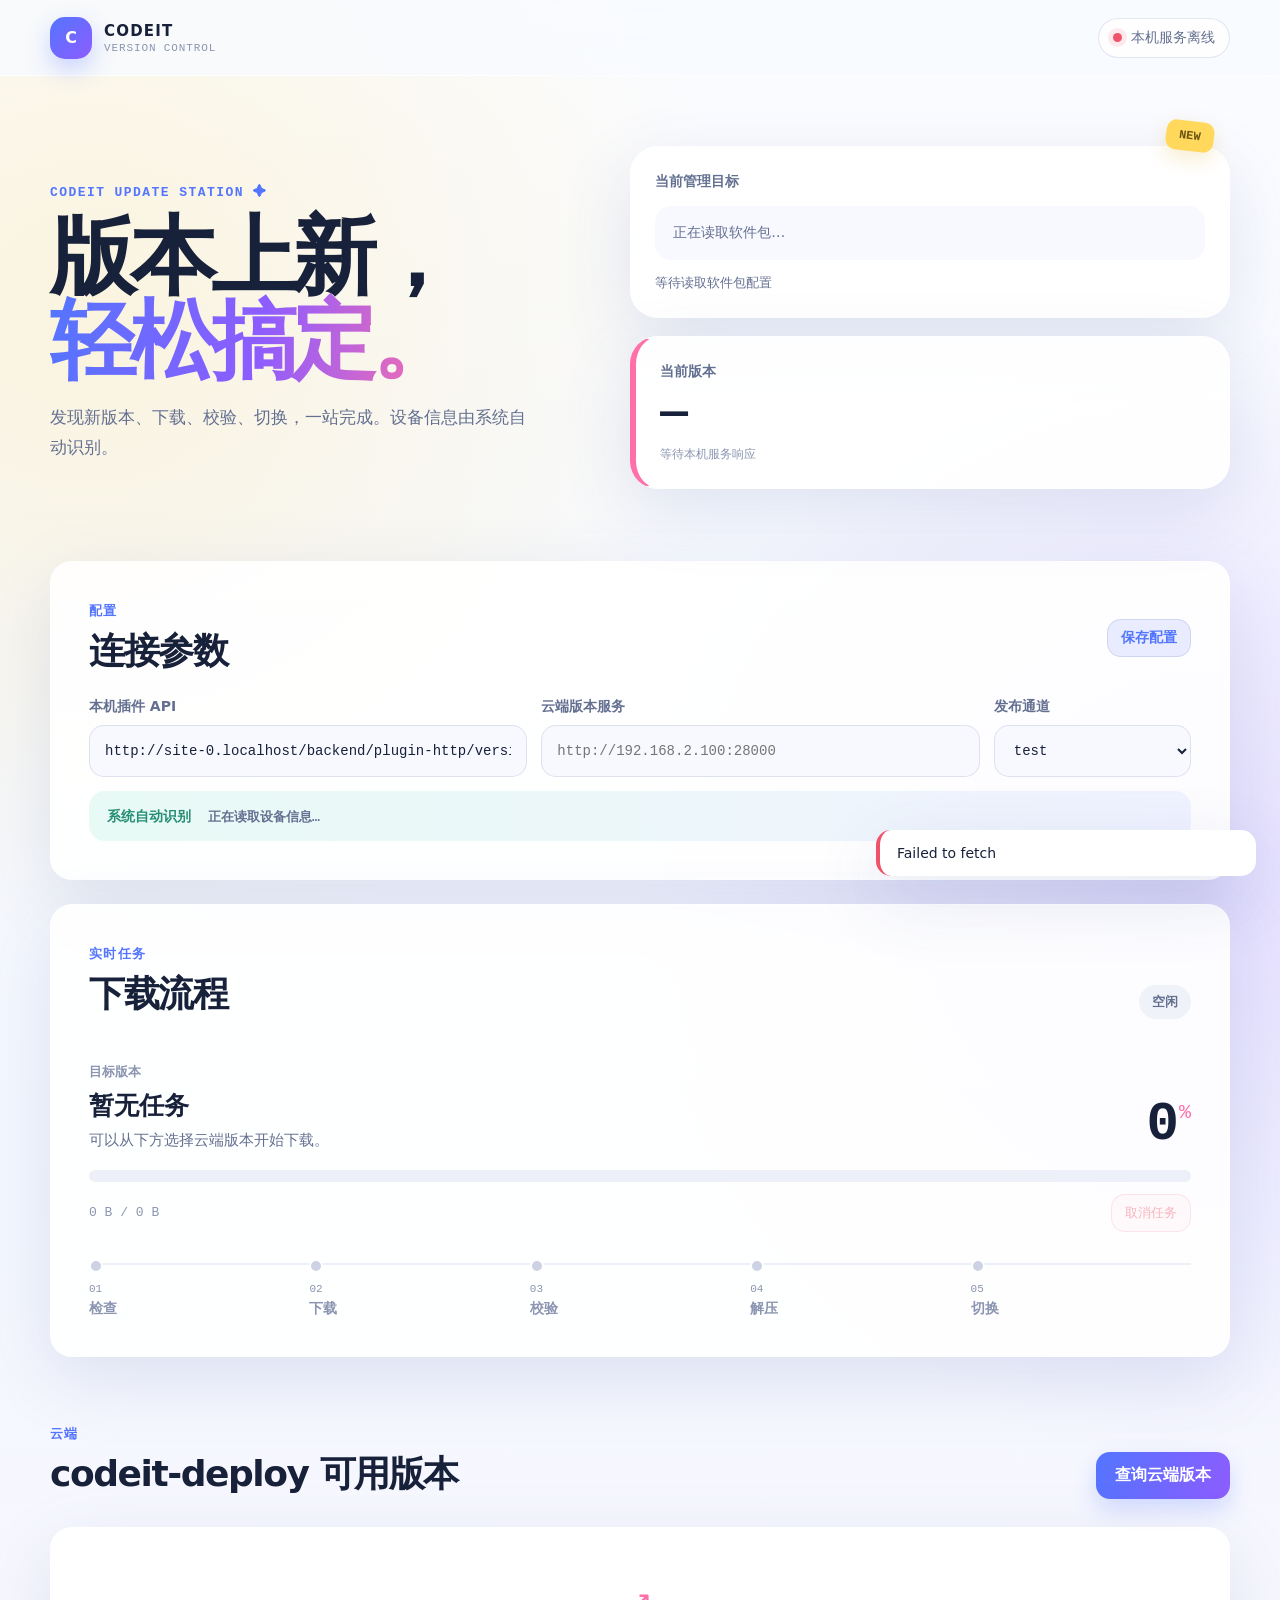
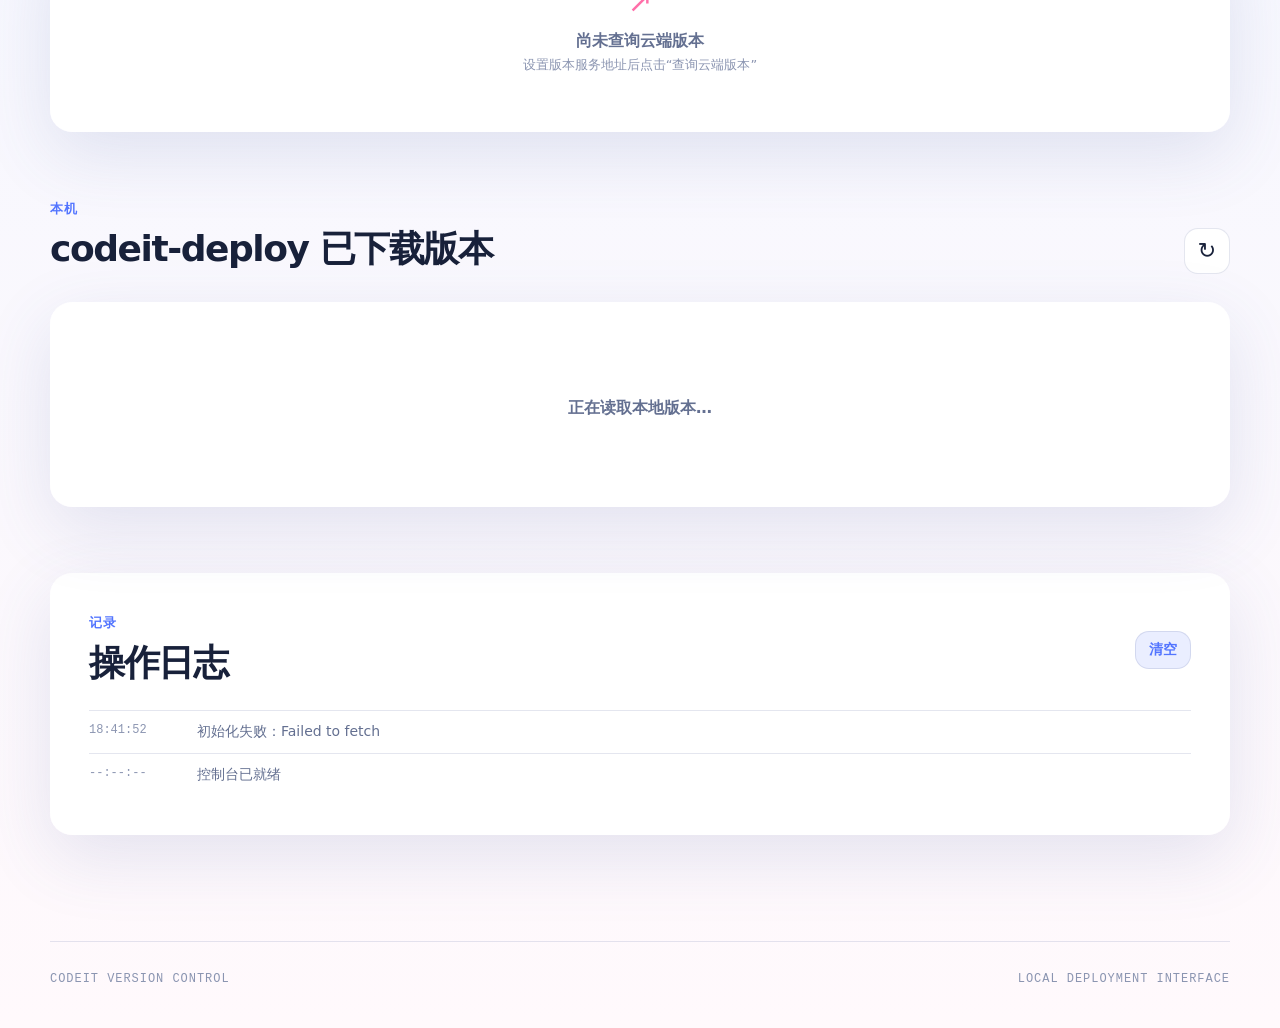
<file: web/index.html>
<!doctype html>
<html lang="zh-CN">
  <head>
    <meta charset="UTF-8" />
    <meta name="viewport" content="width=device-width, initial-scale=1.0" />
    <meta name="description" content="Codeit 本地版本下载与切换控制台" />
    <title>Codeit · 版本控制台</title>
    <link rel="stylesheet" href="./styles.css" />
  </head>
  <body>
    <div class="color-orb orb-one" aria-hidden="true"></div>
    <div class="color-orb orb-two" aria-hidden="true"></div>
    <header class="topbar">
      <a class="brand" href="#" aria-label="Codeit 版本控制台首页">
        <span class="brand-mark">C</span>
        <span>
          <strong>CODEIT</strong>
          <small>VERSION CONTROL</small>
        </span>
      </a>
      <div class="connection" id="connectionState" data-state="checking">
        <span class="connection-dot"></span>
        <span id="connectionText">正在连接本机服务</span>
      </div>
    </header>

    <main>
      <section class="hero">
        <div>
          <p class="eyebrow">CODEIT UPDATE STATION ✦</p>
          <h1>版本上新，<br /><em>轻松搞定。</em></h1>
          <p class="hero-copy">发现新版本、下载、校验、切换，一站完成。设备信息由系统自动识别。</p>
        </div>
        <div class="hero-side">
          <div class="package-switcher">
            <span>当前管理目标</span>
            <input id="packageType" type="hidden" value="codeit-deploy" />
            <div class="package-options" role="group" aria-label="选择软件包类型">
              <span class="package-loading">正在读取软件包…</span>
            </div>
            <small id="packageHint">管理主程序版本与设备部署目录</small>
          </div>
          <div class="hero-version" aria-label="当前运行版本">
            <span>当前版本</span>
            <strong id="heroActiveVersion">—</strong>
            <small id="deployRoot">等待本机服务响应</small>
          </div>
        </div>
      </section>

      <section class="settings panel" aria-labelledby="settingsTitle">
        <div class="section-heading compact">
          <div>
            <span class="section-index">配置</span>
            <h2 id="settingsTitle">连接参数</h2>
          </div>
          <button class="text-button" type="button" id="saveSettingsButton">保存配置</button>
        </div>
        <div class="settings-grid">
          <label class="field field-wide">
            <span>本机插件 API</span>
            <input id="apiBase" type="url" spellcheck="false" />
          </label>
          <label class="field field-wide">
            <span>云端版本服务</span>
            <input id="serverUrl" type="url" placeholder="http://192.168.2.100:28000" spellcheck="false" />
          </label>
          <label class="field">
            <span>发布通道</span>
            <select id="channel">
              <option value="test">test</option>
              <option value="release">release</option>
            </select>
          </label>
          <div class="system-profile" aria-live="polite">
            <span>系统自动识别</span>
            <strong id="systemProfile">正在读取设备信息…</strong>
          </div>
        </div>
      </section>

      <section class="task-panel panel" aria-labelledby="taskTitle">
        <div class="section-heading">
          <div>
            <span class="section-index">实时任务</span>
            <h2 id="taskTitle">下载流程</h2>
          </div>
          <span class="state-pill" id="taskState" data-state="idle">空闲</span>
        </div>

        <div class="task-summary">
          <div>
            <span class="summary-label">目标版本</span>
            <strong id="targetVersion">暂无任务</strong>
            <p id="taskMessage">可以从下方选择云端版本开始下载。</p>
          </div>
          <div class="progress-number"><strong id="progressValue">0</strong><span>%</span></div>
        </div>

        <div class="progress-track" role="progressbar" aria-valuemin="0" aria-valuemax="100" aria-valuenow="0" id="progressTrack">
          <span id="progressBar"></span>
        </div>
        <div class="progress-meta">
          <span id="downloadBytes">0 B / 0 B</span>
          <button class="danger-button" type="button" id="cancelButton" disabled>取消任务</button>
        </div>

        <ol class="phase-list" id="phaseList">
          <li data-phase="checking"><span>01</span><strong>检查</strong></li>
          <li data-phase="downloading"><span>02</span><strong>下载</strong></li>
          <li data-phase="verifying"><span>03</span><strong>校验</strong></li>
          <li data-phase="extracting"><span>04</span><strong>解压</strong></li>
          <li data-phase="activating"><span>05</span><strong>切换</strong></li>
        </ol>
      </section>

      <section class="versions-section" aria-labelledby="remoteTitle">
        <div class="section-heading outside">
          <div>
            <span class="section-index">云端</span>
            <h2 id="remoteTitle">可用版本</h2>
          </div>
          <button class="primary-button" type="button" id="refreshRemoteButton">查询云端版本</button>
        </div>
        <div class="version-grid" id="remoteVersions">
          <div class="empty-card">
            <span>↗</span>
            <p>尚未查询云端版本</p>
            <small>设置版本服务地址后点击“查询云端版本”</small>
          </div>
        </div>
      </section>

      <section class="versions-section" aria-labelledby="localTitle">
        <div class="section-heading outside">
          <div>
            <span class="section-index">本机</span>
            <h2 id="localTitle">已下载版本</h2>
          </div>
          <button class="icon-button" type="button" id="refreshLocalButton" aria-label="刷新本地版本">↻</button>
        </div>
        <div class="version-grid" id="localVersions">
          <div class="empty-card"><p>正在读取本地版本…</p></div>
        </div>
      </section>

      <section class="activity panel" aria-labelledby="activityTitle">
        <div class="section-heading compact">
          <div>
            <span class="section-index">记录</span>
            <h2 id="activityTitle">操作日志</h2>
          </div>
          <button class="text-button" type="button" id="clearLogButton">清空</button>
        </div>
        <ol id="activityLog" class="activity-log">
          <li><time>--:--:--</time><span>控制台已就绪</span></li>
        </ol>
      </section>
    </main>

    <footer>
      <span>CODEIT VERSION CONTROL</span>
      <span>LOCAL DEPLOYMENT INTERFACE</span>
    </footer>

    <div class="toast-region" id="toastRegion" aria-live="polite"></div>
    <script src="./app.js" defer></script>
  </body>
</html>
</file>
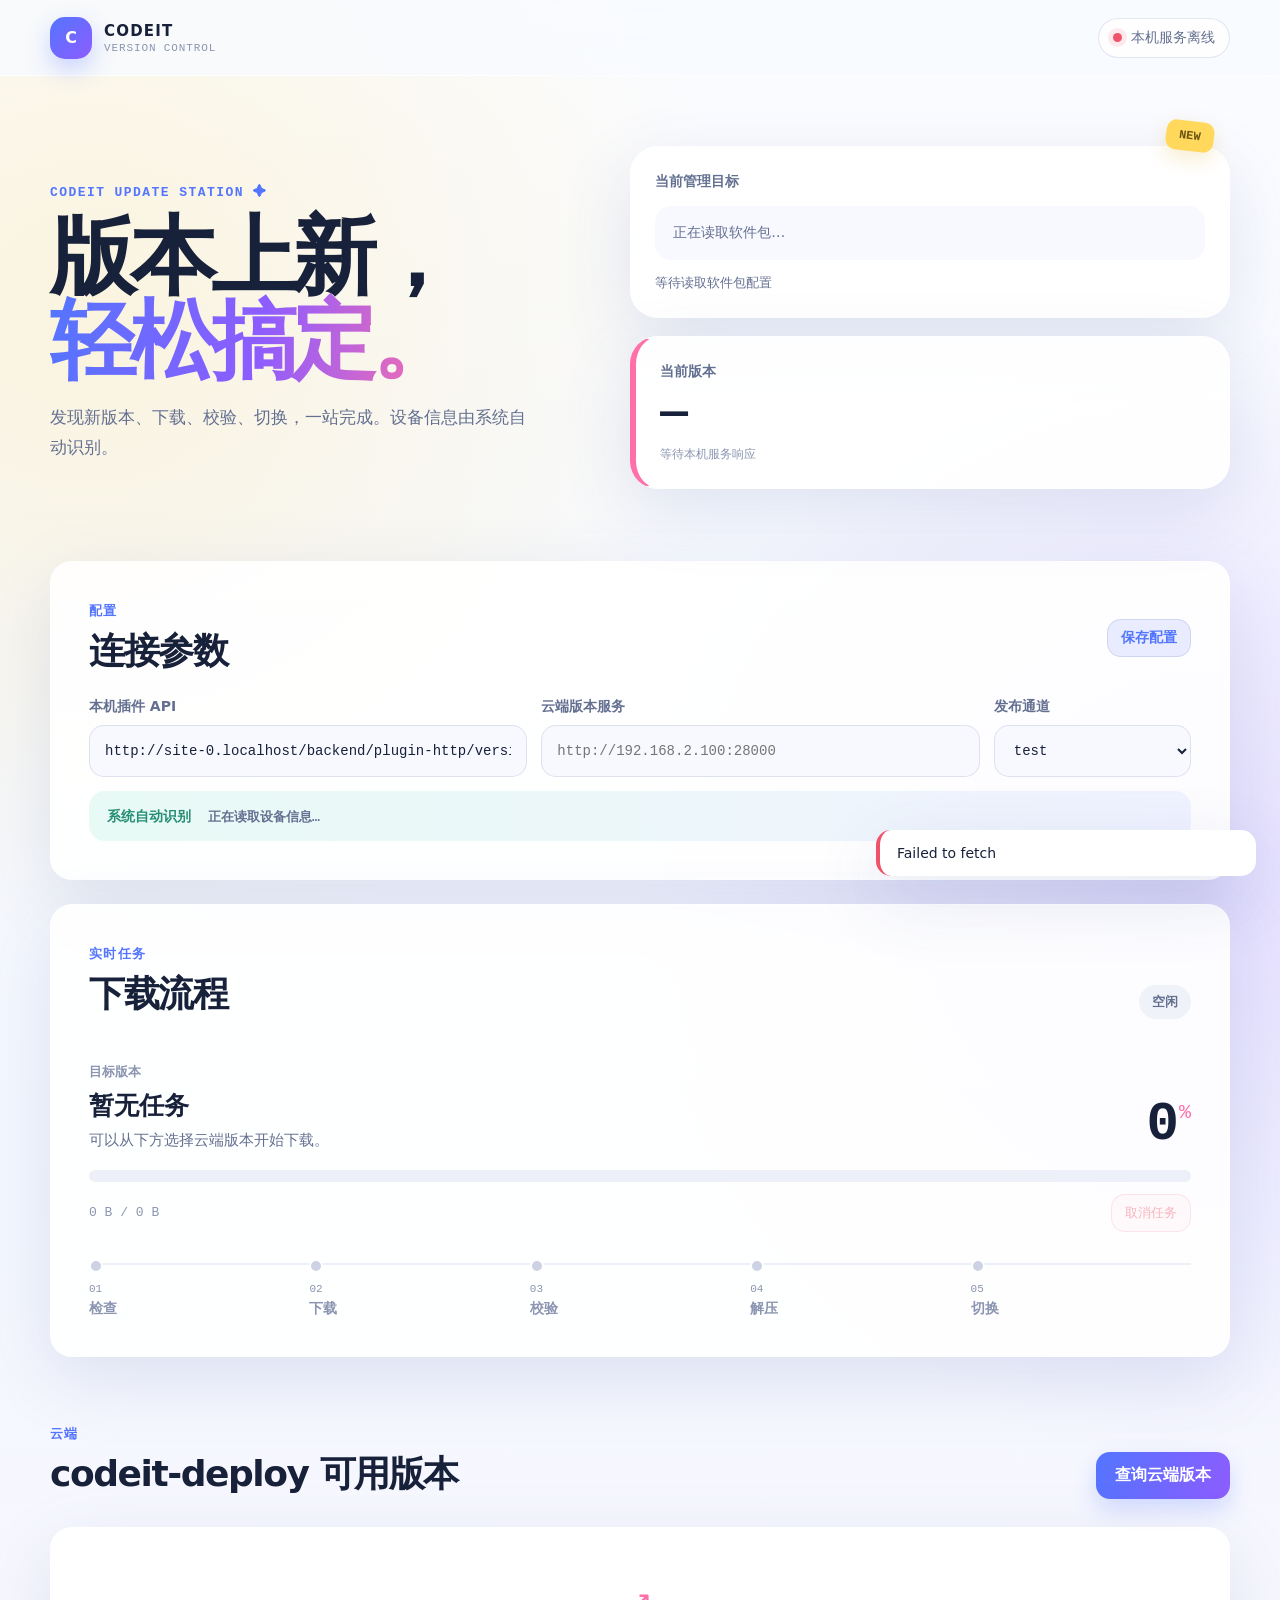
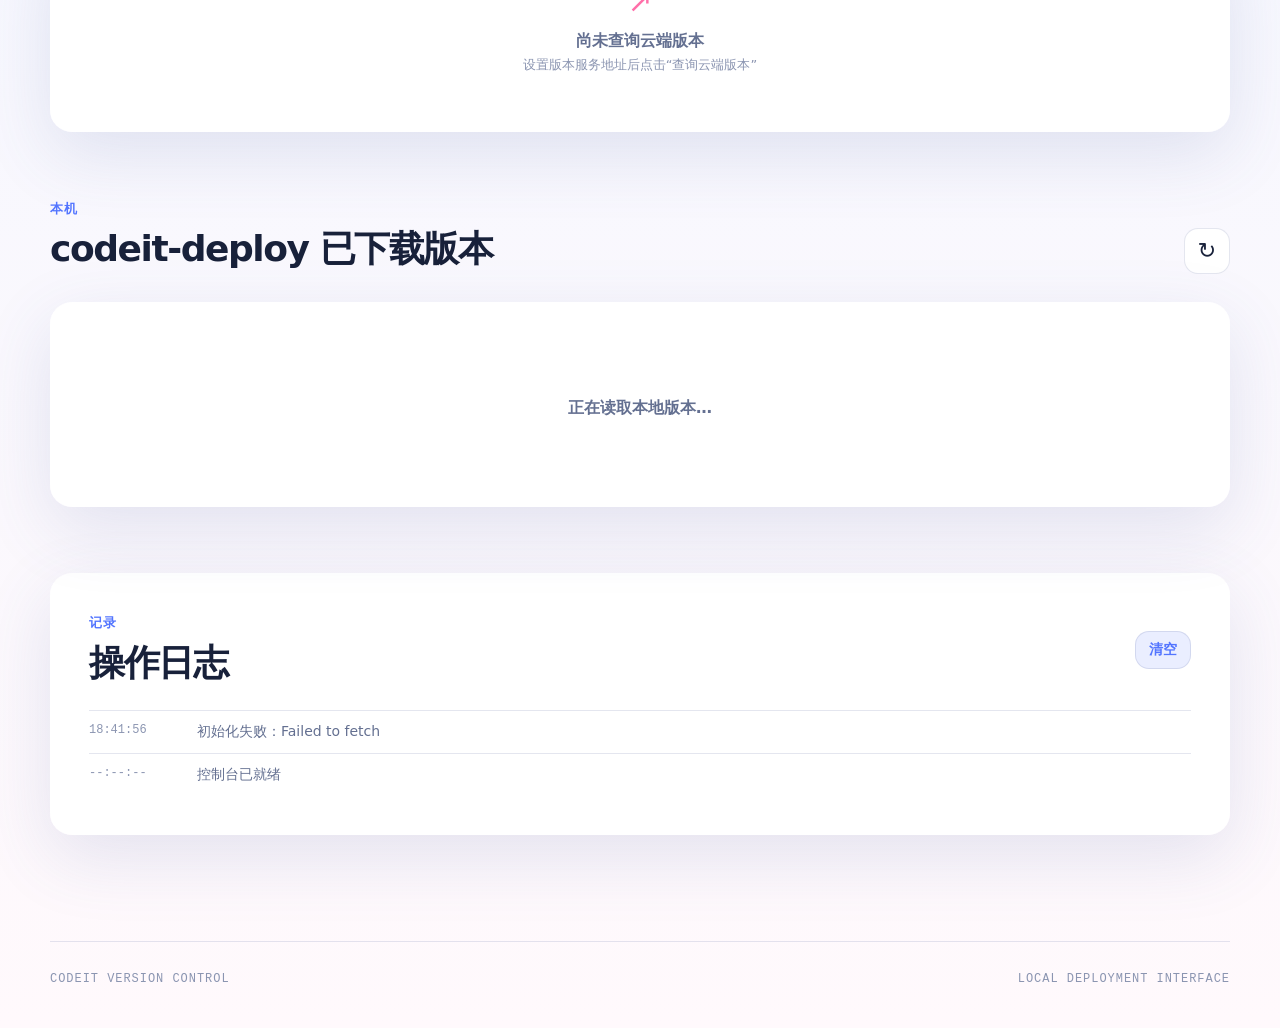
<file: web/version_update.html>
<!doctype html>
<html lang="zh-CN">
  <head>
    <meta charset="UTF-8" />
    <meta name="viewport" content="width=device-width, initial-scale=1.0" />
    <meta name="description" content="Codeit 本地版本下载与切换控制台" />
    <title>Codeit · 版本控制台</title>
    <style>
:root {
  color-scheme: light;
  --ink: #18213a;
  --muted: #647091;
  --dim: #8b95b1;
  --paper: #f7f9ff;
  --panel: rgba(255, 255, 255, 0.9);
  --line: rgba(86, 103, 157, 0.16);
  --blue: #5375ff;
  --blue-soft: rgba(83, 117, 255, 0.12);
  --violet: #8d5cff;
  --pink: #ff6fa9;
  --yellow: #ffd85c;
  --mint: #48d7b1;
  --red: #f05269;
  --shadow: 0 22px 70px rgba(73, 92, 154, 0.14);
  --radius: 22px;
  --mono: "SFMono-Regular", Consolas, "Liberation Mono", monospace;
  font-family: Inter, "PingFang SC", "Microsoft YaHei", system-ui, sans-serif;
  color: var(--ink);
  background: var(--paper);
}

* { box-sizing: border-box; }
html { scroll-behavior: smooth; }
body {
  min-width: 320px;
  min-height: 100vh;
  margin: 0;
  overflow-x: hidden;
  background:
    radial-gradient(circle at 7% 12%, rgba(255, 216, 92, 0.2), transparent 25%),
    radial-gradient(circle at 94% 34%, rgba(141, 92, 255, 0.16), transparent 27%),
    linear-gradient(180deg, #fbfcff 0%, #f4f7ff 45%, #fff9fc 100%);
  font-size: 16px;
}

button, input, select { font: inherit; color: inherit; }
button { cursor: pointer; }
.color-orb { position: fixed; z-index: -1; border-radius: 50%; filter: blur(3px); pointer-events: none; }
.orb-one { top: 120px; left: -90px; width: 230px; height: 230px; background: rgba(72, 215, 177, 0.15); }
.orb-two { right: -70px; bottom: 12%; width: 200px; height: 200px; background: rgba(255, 111, 169, 0.14); }

.topbar {
  position: sticky;
  top: 0;
  z-index: 20;
  height: 76px;
  padding: 0 max(22px, calc((100vw - 1180px) / 2));
  display: flex;
  align-items: center;
  justify-content: space-between;
  border-bottom: 1px solid rgba(255, 255, 255, 0.75);
  background: rgba(248, 250, 255, 0.78);
  backdrop-filter: blur(18px);
}
.brand { display: flex; align-items: center; gap: 12px; color: var(--ink); text-decoration: none; }
.brand-mark {
  width: 42px;
  height: 42px;
  display: grid;
  place-items: center;
  border-radius: 15px;
  color: white;
  background: linear-gradient(135deg, var(--blue), var(--violet));
  box-shadow: 0 10px 24px rgba(83, 117, 255, 0.3);
  font-weight: 900;
}
.brand strong { display: block; font-size: 15px; letter-spacing: 0.08em; }
.brand small { display: block; margin-top: 2px; color: var(--dim); font: 11px var(--mono); letter-spacing: 0.08em; }
.connection {
  display: flex;
  align-items: center;
  gap: 9px;
  padding: 10px 14px;
  border: 1px solid var(--line);
  border-radius: 999px;
  color: var(--muted);
  background: rgba(255, 255, 255, 0.75);
  font-size: 14px;
}
.connection-dot { width: 9px; height: 9px; border-radius: 50%; background: var(--yellow); box-shadow: 0 0 0 5px rgba(255, 216, 92, 0.2); }
.connection[data-state="online"] .connection-dot { background: var(--mint); box-shadow: 0 0 0 5px rgba(72, 215, 177, 0.16); }
.connection[data-state="offline"] .connection-dot { background: var(--red); box-shadow: 0 0 0 5px rgba(240, 82, 105, 0.12); }

main { width: min(1180px, calc(100% - 40px)); margin: 0 auto; padding-bottom: 40px; }
.hero { min-height: 430px; padding: 70px 0 48px; display: grid; grid-template-columns: 0.9fr 1.1fr; align-items: center; gap: clamp(40px, 7vw, 100px); }
.eyebrow, .section-index { color: var(--blue); font: 700 13px var(--mono); letter-spacing: 0.11em; text-transform: uppercase; }
.hero h1 { margin: 14px 0 20px; font-size: clamp(48px, 6.7vw, 88px); line-height: 0.98; letter-spacing: -0.065em; }
.hero h1 em { color: transparent; background: linear-gradient(100deg, var(--blue), var(--violet) 52%, var(--pink)); background-clip: text; font-style: normal; }
.hero-copy { max-width: 580px; margin: 0; color: var(--muted); font-size: 17px; line-height: 1.8; }
.hero-side { position: relative; display: grid; gap: 18px; }
.hero-side::before { content: "NEW"; position: absolute; top: -25px; right: 16px; padding: 8px 13px; border-radius: 10px; color: #6c5410; background: var(--yellow); transform: rotate(7deg); font: 800 12px var(--mono); box-shadow: 0 8px 20px rgba(219, 167, 24, 0.2); }
.package-switcher, .hero-version {
  padding: 24px;
  border: 1px solid rgba(255, 255, 255, 0.9);
  border-radius: 28px;
  background: var(--panel);
  box-shadow: var(--shadow);
}
.package-switcher > span, .hero-version > span { color: var(--muted); font-size: 14px; font-weight: 650; }
.package-options { display: grid; grid-template-columns: 1fr 1fr; gap: 10px; margin-top: 15px; }
.package-loading { grid-column: 1 / -1; padding: 18px; border-radius: 16px; color: var(--muted); background: #f8f9ff; font-size: 14px; }
.package-options button { padding: 17px; border: 1px solid var(--line); border-radius: 18px; text-align: left; background: #f8f9ff; transition: 160ms ease; }
.package-options button:hover { transform: translateY(-2px); border-color: rgba(83, 117, 255, 0.4); }
.package-options button.active { border-color: transparent; color: white; background: linear-gradient(125deg, var(--blue), var(--violet)); box-shadow: 0 12px 25px rgba(83, 117, 255, 0.23); }
.package-options strong, .package-options small { display: block; }
.package-options strong { font-size: 14px; }
.package-options small { margin-top: 5px; color: var(--dim); font-size: 12px; }
.package-options button.active small { color: rgba(255, 255, 255, 0.74); }
.package-switcher > small { display: block; margin-top: 13px; color: var(--muted); font-size: 13px; line-height: 1.5; }
.hero-version { border-left: 6px solid var(--pink); }
.hero-version strong { display: block; margin: 9px 0 7px; font: 700 clamp(30px, 4vw, 46px)/1 var(--mono); }
.hero-version small { color: var(--dim); font: 12px/1.5 var(--mono); overflow-wrap: anywhere; }

.panel, .version-card, .empty-card { border: 1px solid rgba(255, 255, 255, 0.88); border-radius: var(--radius); background: var(--panel); box-shadow: var(--shadow); }
.panel { margin-top: 24px; }
.settings, .task-panel, .activity { padding: clamp(24px, 4vw, 38px); }
.section-heading { display: flex; align-items: end; justify-content: space-between; gap: 20px; margin-bottom: 28px; }
.section-heading.compact { align-items: center; margin-bottom: 22px; }
.section-heading.outside { margin-top: 66px; }
.section-heading h2 { margin: 7px 0 0; font-size: clamp(25px, 3vw, 36px); letter-spacing: -0.04em; }

.settings-grid { display: grid; grid-template-columns: 1fr 1fr 0.45fr; gap: 14px; align-items: end; }
.field { min-width: 0; }
.field span, .system-profile span { display: block; margin-bottom: 9px; color: var(--muted); font-size: 14px; font-weight: 650; }
.field input, .field select {
  width: 100%;
  height: 52px;
  padding: 0 15px;
  border: 1px solid var(--line);
  border-radius: 15px;
  outline: none;
  background: #f8f9ff;
  font: 14px var(--mono);
  transition: 160ms ease;
}
.field input:focus, .field select:focus { border-color: var(--blue); box-shadow: 0 0 0 4px var(--blue-soft); background: white; }
.system-profile { grid-column: 1 / -1; padding: 15px 18px; border-radius: 16px; color: var(--muted); background: linear-gradient(90deg, rgba(72, 215, 177, 0.12), rgba(83, 117, 255, 0.08)); }
.system-profile span { display: inline; margin: 0 12px 0 0; color: #258e75; }
.system-profile strong { font: 600 13px var(--mono); }

button { border-radius: 14px; transition: transform 140ms, box-shadow 140ms, border-color 140ms, opacity 140ms; }
button:hover:not(:disabled) { transform: translateY(-2px); }
button:disabled { cursor: not-allowed; opacity: 0.42; }
.primary-button { padding: 13px 19px; border: 0; color: white; background: linear-gradient(110deg, var(--blue), var(--violet)); box-shadow: 0 10px 25px rgba(83, 117, 255, 0.24); font-weight: 750; }
.text-button { padding: 9px 13px; border: 1px solid var(--line); color: var(--blue); background: var(--blue-soft); font-size: 14px; font-weight: 700; }
.icon-button { width: 46px; height: 46px; border: 1px solid var(--line); background: white; font-size: 22px; }
.danger-button { padding: 9px 13px; border: 1px solid rgba(240, 82, 105, 0.3); color: var(--red); background: rgba(240, 82, 105, 0.07); font-size: 13px; }

.state-pill { padding: 8px 13px; border-radius: 999px; color: var(--muted); background: #f0f2f9; font-size: 13px; font-weight: 700; }
.state-pill[data-state="downloading"], .state-pill[data-state="checking"], .state-pill[data-state="verifying"], .state-pill[data-state="extracting"], .state-pill[data-state="activating"], .state-pill[data-state="queued"] { color: var(--blue); background: var(--blue-soft); }
.state-pill[data-state="failed"] { color: var(--red); background: rgba(240, 82, 105, 0.1); }
.state-pill[data-state="completed"] { color: #238d73; background: rgba(72, 215, 177, 0.14); }
.task-summary { display: flex; align-items: end; justify-content: space-between; gap: 24px; margin: 42px 0 20px; }
.summary-label { color: var(--dim); font-size: 13px; font-weight: 650; }
.task-summary strong { display: block; margin-top: 8px; font: 650 25px var(--mono); }
.task-summary p { margin: 9px 0 0; color: var(--muted); font-size: 15px; }
.progress-number { display: flex; align-items: start; }
.progress-number strong { margin: 0; font: 750 54px/0.9 var(--mono); }
.progress-number span { color: var(--pink); font: 20px var(--mono); }
.progress-track { height: 12px; overflow: hidden; border-radius: 999px; background: #edf0f8; }
.progress-track > span { display: block; width: 0%; height: 100%; border-radius: inherit; background: linear-gradient(90deg, var(--blue), var(--violet), var(--pink)); transition: width 400ms ease; }
.progress-meta { min-height: 40px; margin-top: 11px; display: flex; align-items: center; justify-content: space-between; color: var(--dim); font: 13px var(--mono); }
.phase-list { margin: 30px 0 0; padding: 0; display: grid; grid-template-columns: repeat(5, 1fr); list-style: none; border-top: 2px solid #edf0f8; }
.phase-list li { position: relative; padding-top: 18px; color: var(--dim); }
.phase-list li::before { content: ""; position: absolute; top: -6px; left: 0; width: 10px; height: 10px; border: 2px solid white; border-radius: 50%; background: #cdd3e4; }
.phase-list span { display: block; font: 11px var(--mono); }
.phase-list strong { display: block; margin-top: 5px; font-size: 14px; }
.phase-list li.done, .phase-list li.active { color: var(--ink); }
.phase-list li.done::before { background: var(--mint); }
.phase-list li.active::before { background: var(--pink); box-shadow: 0 0 0 6px rgba(255, 111, 169, 0.14); }

.version-grid { display: grid; grid-template-columns: repeat(2, minmax(0, 1fr)); gap: 18px; }
.version-card, .empty-card { min-height: 205px; padding: 26px; }
.version-card { display: flex; flex-direction: column; justify-content: space-between; transition: 160ms ease; }
.version-card:hover { transform: translateY(-4px); border-color: rgba(83, 117, 255, 0.25); box-shadow: 0 26px 60px rgba(73, 92, 154, 0.18); }
.version-card.is-active { background: linear-gradient(135deg, rgba(72, 215, 177, 0.12), white 55%); }
.version-card-head { display: flex; align-items: start; justify-content: space-between; gap: 16px; }
.version-card .tag { color: var(--violet); font: 700 12px var(--mono); letter-spacing: 0.06em; }
.version-card .tag.active { color: #238d73; }
.version-card h3 { margin: 12px 0 0; font: 700 clamp(28px, 4vw, 39px)/1 var(--mono); letter-spacing: -0.055em; }
.version-card-meta { display: flex; gap: 22px; margin-top: 18px; color: var(--muted); font: 13px var(--mono); }
.version-actions { display: flex; align-items: center; justify-content: space-between; gap: 12px; margin-top: 28px; }
.version-actions label { display: flex; align-items: center; gap: 8px; color: var(--muted); font-size: 14px; cursor: pointer; }
.version-actions input { accent-color: var(--blue); }
.card-button { padding: 11px 15px; border: 1px solid var(--line); color: var(--blue); background: var(--blue-soft); font-size: 13px; font-weight: 700; }
.empty-card { grid-column: 1 / -1; display: grid; place-items: center; align-content: center; text-align: center; color: var(--muted); }
.empty-card > span { color: var(--pink); font-size: 30px; }
.empty-card p { margin: 12px 0 4px; font-weight: 650; }
.empty-card small { color: var(--dim); font-size: 13px; }

.activity { margin-top: 66px; }
.activity-log { max-height: 240px; margin: 0; padding: 0; overflow: auto; list-style: none; }
.activity-log li { display: grid; grid-template-columns: 92px 1fr; gap: 16px; padding: 12px 0; border-top: 1px solid var(--line); color: var(--muted); font-size: 14px; }
.activity-log time { color: var(--dim); font: 12px var(--mono); }
footer { width: min(1180px, calc(100% - 40px)); margin: 66px auto 0; padding: 30px 0 42px; border-top: 1px solid var(--line); display: flex; justify-content: space-between; color: var(--dim); font: 12px var(--mono); letter-spacing: 0.08em; }
.toast-region { position: fixed; right: 24px; bottom: 24px; z-index: 40; display: grid; gap: 10px; width: min(380px, calc(100% - 48px)); }
.toast { padding: 15px 17px; border-radius: 15px; border-left: 4px solid var(--mint); background: white; box-shadow: var(--shadow); font-size: 14px; animation: toast-in 200ms ease both; }
.toast.error { border-left-color: var(--red); }
@keyframes toast-in { from { opacity: 0; transform: translateY(8px); } }

@media (max-width: 900px) {
  .hero { grid-template-columns: 1fr; min-height: auto; }
  .settings-grid { grid-template-columns: 1fr 1fr; }
  .system-profile { grid-column: 1 / -1; }
}
@media (max-width: 680px) {
  .topbar { height: 68px; padding-inline: 16px; }
  .connection span:last-child { display: none; }
  main { width: min(100% - 28px, 1180px); }
  .hero { padding: 52px 0 34px; }
  .hero h1 { font-size: clamp(46px, 15vw, 70px); }
  .settings-grid, .version-grid { grid-template-columns: 1fr; }
  .system-profile { grid-column: auto; }
  .task-summary { align-items: start; }
  .task-summary p { max-width: 230px; }
  .phase-list strong { font-size: 12px; }
  .section-heading.outside { margin-top: 52px; }
  footer { width: calc(100% - 28px); flex-direction: column; gap: 8px; }
}
@media (prefers-reduced-motion: reduce) {
  *, *::before, *::after { scroll-behavior: auto !important; transition: none !important; animation: none !important; }
}

    </style>
  </head>
  <body>
    <div class="color-orb orb-one" aria-hidden="true"></div>
    <div class="color-orb orb-two" aria-hidden="true"></div>
    <header class="topbar">
      <a class="brand" href="#" aria-label="Codeit 版本控制台首页">
        <span class="brand-mark">C</span>
        <span>
          <strong>CODEIT</strong>
          <small>VERSION CONTROL</small>
        </span>
      </a>
      <div class="connection" id="connectionState" data-state="checking">
        <span class="connection-dot"></span>
        <span id="connectionText">正在连接本机服务</span>
      </div>
    </header>

    <main>
      <section class="hero">
        <div>
          <p class="eyebrow">CODEIT UPDATE STATION ✦</p>
          <h1>版本上新，<br /><em>轻松搞定。</em></h1>
          <p class="hero-copy">发现新版本、下载、校验、切换，一站完成。设备信息由系统自动识别。</p>
        </div>
        <div class="hero-side">
          <div class="package-switcher">
            <span>当前管理目标</span>
            <input id="packageType" type="hidden" value="codeit-deploy" />
            <div class="package-options" role="group" aria-label="选择软件包类型">
              <span class="package-loading">正在读取软件包…</span>
            </div>
            <small id="packageHint">管理主程序版本与设备部署目录</small>
          </div>
          <div class="hero-version" aria-label="当前运行版本">
            <span>当前版本</span>
            <strong id="heroActiveVersion">—</strong>
            <small id="deployRoot">等待本机服务响应</small>
          </div>
        </div>
      </section>

      <section class="settings panel" aria-labelledby="settingsTitle">
        <div class="section-heading compact">
          <div>
            <span class="section-index">配置</span>
            <h2 id="settingsTitle">连接参数</h2>
          </div>
          <button class="text-button" type="button" id="saveSettingsButton">保存配置</button>
        </div>
        <div class="settings-grid">
          <label class="field field-wide">
            <span>本机插件 API</span>
            <input id="apiBase" type="url" spellcheck="false" />
          </label>
          <label class="field field-wide">
            <span>云端版本服务</span>
            <input id="serverUrl" type="url" placeholder="http://192.168.2.100:28000" spellcheck="false" />
          </label>
          <label class="field">
            <span>发布通道</span>
            <select id="channel">
              <option value="test">test</option>
              <option value="release">release</option>
            </select>
          </label>
          <div class="system-profile" aria-live="polite">
            <span>系统自动识别</span>
            <strong id="systemProfile">正在读取设备信息…</strong>
          </div>
        </div>
      </section>

      <section class="task-panel panel" aria-labelledby="taskTitle">
        <div class="section-heading">
          <div>
            <span class="section-index">实时任务</span>
            <h2 id="taskTitle">下载流程</h2>
          </div>
          <span class="state-pill" id="taskState" data-state="idle">空闲</span>
        </div>

        <div class="task-summary">
          <div>
            <span class="summary-label">目标版本</span>
            <strong id="targetVersion">暂无任务</strong>
            <p id="taskMessage">可以从下方选择云端版本开始下载。</p>
          </div>
          <div class="progress-number"><strong id="progressValue">0</strong><span>%</span></div>
        </div>

        <div class="progress-track" role="progressbar" aria-valuemin="0" aria-valuemax="100" aria-valuenow="0" id="progressTrack">
          <span id="progressBar"></span>
        </div>
        <div class="progress-meta">
          <span id="downloadBytes">0 B / 0 B</span>
          <button class="danger-button" type="button" id="cancelButton" disabled>取消任务</button>
        </div>

        <ol class="phase-list" id="phaseList">
          <li data-phase="checking"><span>01</span><strong>检查</strong></li>
          <li data-phase="downloading"><span>02</span><strong>下载</strong></li>
          <li data-phase="verifying"><span>03</span><strong>校验</strong></li>
          <li data-phase="extracting"><span>04</span><strong>解压</strong></li>
          <li data-phase="activating"><span>05</span><strong>切换</strong></li>
        </ol>
      </section>

      <section class="versions-section" aria-labelledby="remoteTitle">
        <div class="section-heading outside">
          <div>
            <span class="section-index">云端</span>
            <h2 id="remoteTitle">可用版本</h2>
          </div>
          <button class="primary-button" type="button" id="refreshRemoteButton">查询云端版本</button>
        </div>
        <div class="version-grid" id="remoteVersions">
          <div class="empty-card">
            <span>↗</span>
            <p>尚未查询云端版本</p>
            <small>设置版本服务地址后点击“查询云端版本”</small>
          </div>
        </div>
      </section>

      <section class="versions-section" aria-labelledby="localTitle">
        <div class="section-heading outside">
          <div>
            <span class="section-index">本机</span>
            <h2 id="localTitle">已下载版本</h2>
          </div>
          <button class="icon-button" type="button" id="refreshLocalButton" aria-label="刷新本地版本">↻</button>
        </div>
        <div class="version-grid" id="localVersions">
          <div class="empty-card"><p>正在读取本地版本…</p></div>
        </div>
      </section>

      <section class="activity panel" aria-labelledby="activityTitle">
        <div class="section-heading compact">
          <div>
            <span class="section-index">记录</span>
            <h2 id="activityTitle">操作日志</h2>
          </div>
          <button class="text-button" type="button" id="clearLogButton">清空</button>
        </div>
        <ol id="activityLog" class="activity-log">
          <li><time>--:--:--</time><span>控制台已就绪</span></li>
        </ol>
      </section>
    </main>

    <footer>
      <span>CODEIT VERSION CONTROL</span>
      <span>LOCAL DEPLOYMENT INTERFACE</span>
    </footer>

    <div class="toast-region" id="toastRegion" aria-live="polite"></div>
    <script>
"use strict";

const $ = (selector) => document.querySelector(selector);
const elements = {
  apiBase: $("#apiBase"),
  serverUrl: $("#serverUrl"),
  packageType: $("#packageType"),
  packageOptions: $(".package-options"),
  packageHint: $("#packageHint"),
  channel: $("#channel"),
  systemProfile: $("#systemProfile"),
  connection: $("#connectionState"),
  connectionText: $("#connectionText"),
  activeVersion: $("#heroActiveVersion"),
  deployRoot: $("#deployRoot"),
  taskState: $("#taskState"),
  targetVersion: $("#targetVersion"),
  taskMessage: $("#taskMessage"),
  progressValue: $("#progressValue"),
  progressTrack: $("#progressTrack"),
  progressBar: $("#progressBar"),
  downloadBytes: $("#downloadBytes"),
  cancelButton: $("#cancelButton"),
  phaseList: $("#phaseList"),
  remoteVersions: $("#remoteVersions"),
  remoteTitle: $("#remoteTitle"),
  localVersions: $("#localVersions"),
  localTitle: $("#localTitle"),
  refreshRemoteButton: $("#refreshRemoteButton"),
  refreshLocalButton: $("#refreshLocalButton"),
  saveSettingsButton: $("#saveSettingsButton"),
  activityLog: $("#activityLog"),
  clearLogButton: $("#clearLogButton"),
  toastRegion: $("#toastRegion"),
};

const phases = ["checking", "downloading", "verifying", "extracting", "activating"];
const busyStates = new Set(["queued", ...phases]);
const stateLabels = {
  idle: "空闲", queued: "排队中", checking: "检查中", downloading: "下载中",
  verifying: "校验中", extracting: "解压中", activating: "切换中",
  completed: "已完成", failed: "失败", canceled: "已取消",
};

let statusSocket = null;
let reconnectTimer = null;
let lastState = "";
let localVersionNames = new Set();
let remotePackages = [];
let packageCatalog = [];

function defaultApiBase() {
  const host = window.location.hostname || "127.0.0.1";
  return `http://${host}/backend/plugin-http/version_update`;
}

function statusWebSocketUrl() {
  const apiUrl = new URL(elements.apiBase.value.trim());
  apiUrl.protocol = apiUrl.protocol === "https:" ? "wss:" : "ws:";
  apiUrl.pathname = apiUrl.pathname.replace(
    /\/backend\/plugin-http\/version_update\/?$/,
    "/backend/plugin-ws/version_update",
  );
  apiUrl.search = "";
  apiUrl.hash = "";
  return apiUrl.toString();
}

function connectStatusSocket() {
  window.clearTimeout(reconnectTimer);
  if (statusSocket) {
    statusSocket.onclose = null;
    statusSocket.close();
  }

  try {
    const socket = new WebSocket(statusWebSocketUrl());
    statusSocket = socket;
    socket.addEventListener("open", () => {
      setConnection(true);
      socket.send("snapshot");
    });
    socket.addEventListener("message", (event) => {
      try {
        const message = JSON.parse(event.data);
        if (message.type !== "status") return;
        const selected = elements.packageType.value;
        const packageState = message.packages?.[selected] || {};
        const status = { ...message, ...packageState, selected_type: selected };
        renderStatus(status);
        if (lastState && status.state !== lastState) {
          logActivity(`${stateLabels[status.state] || status.state}：${status.message || status.target_version || "任务状态已更新"}`);
          if (["completed", "failed", "canceled"].includes(status.state))
            refreshLocalVersions(true);
        }
        lastState = status.state;
      } catch (error) {
        logActivity(`状态推送解析失败：${error.message}`);
      }
    });
    socket.addEventListener("close", () => {
      if (statusSocket !== socket) return;
      setConnection(false, "WebSocket 已断开，正在重连");
      reconnectTimer = window.setTimeout(connectStatusSocket, 2000);
    });
    socket.addEventListener("error", () => socket.close());
  } catch (error) {
    setConnection(false, error.message);
    reconnectTimer = window.setTimeout(connectStatusSocket, 2000);
  }
}

function loadSettings() {
  elements.apiBase.value = localStorage.getItem("codeit.apiBase") || defaultApiBase();
  elements.serverUrl.value = localStorage.getItem("codeit.serverUrl") || "";
  elements.packageType.value = localStorage.getItem("codeit.packageType") || "codeit-deploy";
  elements.channel.value = localStorage.getItem("codeit.channel") || "test";
  renderPackageContext();
}

function renderPackageContext() {
  const selected = packageCatalog.find((item) => item.id === elements.packageType.value);
  const frontend = selected?.type === "frontend";
  const label = selected?.label || elements.packageType.value;
  document.body.dataset.packageType = frontend ? "frontend" : "codeit-deploy";
  elements.packageHint.textContent = selected
    ? `${selected.type}${selected.name ? ` / ${selected.name}` : ""} · ${selected.install_path}`
    : "等待读取软件包配置";
  elements.remoteTitle.textContent = `${label} 可用版本`;
  elements.localTitle.textContent = `${label} 已下载版本`;
  elements.packageOptions.querySelectorAll("[data-package-type]").forEach((button) => {
    const active = button.dataset.packageType === elements.packageType.value;
    button.classList.toggle("active", active);
    button.setAttribute("aria-pressed", String(active));
  });
}

function renderPackageSelector() {
  elements.packageOptions.replaceChildren();
  packageCatalog.forEach((item) => {
    const button = document.createElement("button");
    button.type = "button";
    button.dataset.packageType = item.id;
    const title = document.createElement("strong");
    title.textContent = item.label || item.id;
    const detail = document.createElement("small");
    detail.textContent = item.name || item.type;
    button.append(title, detail);
    button.addEventListener("click", () => selectPackageType(item.id));
    elements.packageOptions.append(button);
  });
  renderPackageContext();
}

async function refreshPackageCatalog() {
  packageCatalog = await api("/packages");
  if (!Array.isArray(packageCatalog) || !packageCatalog.length)
    throw new Error("插件配置中没有可管理的软件包");
  if (!packageCatalog.some((item) => item.id === elements.packageType.value))
    elements.packageType.value = packageCatalog[0].id;
  renderPackageSelector();
}

function selectPackageType(type) {
  if (!packageCatalog.some((item) => item.id === type)) return;
  elements.packageType.value = type;
  renderPackageContext();
  saveSettings(false);
  remotePackages = [];
  localVersionNames = new Set();
  renderEmpty(elements.remoteVersions, "尚未查询云端版本", "点击“查询云端版本”刷新当前类型");
  refreshAll();
}

function saveSettings(showMessage = true) {
  const apiBase = elements.apiBase.value.trim().replace(/\/+$/, "");
  const serverUrl = elements.serverUrl.value.trim().replace(/\/+$/, "");
  elements.apiBase.value = apiBase;
  elements.serverUrl.value = serverUrl;
  localStorage.setItem("codeit.apiBase", apiBase);
  localStorage.setItem("codeit.serverUrl", serverUrl);
  localStorage.setItem("codeit.packageType", elements.packageType.value);
  localStorage.setItem("codeit.channel", elements.channel.value);
  if (showMessage) {
    toast("连接配置已保存");
    logActivity("更新了连接配置");
    refreshPackageCatalog()
      .then(() => refreshAll())
      .then(() => connectStatusSocket())
      .catch((error) => {
        setConnection(false, error.message);
        toast(error.message, true);
      });
  }
}

async function api(path, options = {}) {
  const base = elements.apiBase.value.trim().replace(/\/+$/, "");
  if (!/^https?:\/\//i.test(base)) throw new Error("请填写有效的本机插件 API 地址");
  const init = { method: options.method || "GET", headers: { Accept: "application/json" } };
  if (options.body !== undefined) {
    init.headers["Content-Type"] = "application/json";
    init.body = JSON.stringify(options.body);
  }
  const response = await fetch(`${base}${path}`, init);
  let payload;
  try { payload = await response.json(); }
  catch { throw new Error(`服务返回了无法解析的响应（HTTP ${response.status}）`); }
  if (!response.ok || payload.code === -1) {
    throw new Error(payload.message || payload.error || `请求失败（HTTP ${response.status}）`);
  }
  return payload.data ?? payload;
}

function requestContext() {
  const context = {
    package: elements.packageType.value,
    channel: elements.channel.value,
  };
  const serverUrl = elements.serverUrl.value.trim();
  if (serverUrl) context.server_url = serverUrl;
  return context;
}

async function refreshStatus(silent = false) {
  try {
    const status = await api(`/status?package=${encodeURIComponent(elements.packageType.value)}`);
    setConnection(true);
    renderStatus(status);
    if (lastState && status.state !== lastState) {
      logActivity(`${stateLabels[status.state] || status.state}：${status.message || status.target_version || "任务状态已更新"}`);
      if (["completed", "failed", "canceled"].includes(status.state)) refreshLocalVersions(true);
    }
    lastState = status.state;
    return status;
  } catch (error) {
    setConnection(false, error.message);
    if (!silent) toast(error.message, true);
    return null;
  }
}

function renderStatus(status) {
  const progress = Math.max(0, Math.min(100, Number(status.progress) || 0));
  elements.activeVersion.textContent = status.active_version || "未设置";
  elements.deployRoot.textContent = status.deploy_root || "部署目录未知";
  elements.taskState.textContent = stateLabels[status.state] || status.state || "未知";
  elements.taskState.dataset.state = status.state || "idle";
  elements.targetVersion.textContent = status.target_version || "暂无任务";
  elements.taskMessage.textContent = status.message || "可以从下方选择云端版本开始下载。";
  elements.progressValue.textContent = Math.round(progress).toString();
  elements.progressBar.style.width = `${progress}%`;
  elements.progressTrack.setAttribute("aria-valuenow", String(Math.round(progress)));
  elements.downloadBytes.textContent = `${formatBytes(status.downloaded_bytes)} / ${formatBytes(status.total_bytes)}`;
  const system = status.system || {};
  elements.systemProfile.textContent = [system.arch, system.platform, system.os].filter(Boolean).join(" · ") || "等待插件识别";
  elements.cancelButton.disabled = !busyStates.has(status.state);
  renderPhases(status.state);
  document.querySelectorAll(".download-action, .switch-action").forEach((button) => {
    button.disabled = busyStates.has(status.state);
  });
}

function renderPhases(currentState) {
  const currentIndex = phases.indexOf(currentState);
  elements.phaseList.querySelectorAll("li").forEach((item, index) => {
    item.classList.toggle("active", index === currentIndex);
    item.classList.toggle("done", currentState === "completed" || index < currentIndex);
  });
}

async function refreshRemoteVersions() {
  saveSettings(false);
  const type = elements.packageType.value;
  elements.refreshRemoteButton.disabled = true;
  elements.refreshRemoteButton.textContent = "正在查询…";
  try {
    const manifest = await api("/remote", { method: "POST", body: requestContext() });
    remotePackages = manifest.packages || [];
    renderRemoteVersions(remotePackages);
    logActivity(`${type} 查询到 ${manifest.packages?.length || 0} 个云端版本`);
    toast(`${type} 云端版本已更新`);
  } catch (error) {
    renderEmpty(elements.remoteVersions, "云端查询失败", error.message);
    toast(error.message, true);
    logActivity(`云端查询失败：${error.message}`);
  } finally {
    elements.refreshRemoteButton.disabled = false;
    elements.refreshRemoteButton.textContent = "查询云端版本";
  }
}

function renderRemoteVersions(packages) {
  elements.remoteVersions.replaceChildren();
  if (!packages.length) return renderEmpty(elements.remoteVersions, "没有可用版本", "当前通道尚未发布软件包");
  packages.forEach((pkg) => {
    const card = createVersionCard(pkg.version, {
      tag: pkg.is_latest ? "LATEST / 最新" : "PREVIOUS / 上一版本",
      metadata: [`${formatBytes(pkg.size)}`, shortHash(pkg.sha256)],
      active: false,
    });
    const actions = document.createElement("div");
    actions.className = "version-actions";

    const activateLabel = document.createElement("label");
    const activate = document.createElement("input");
    activate.type = "checkbox";
    activate.checked = pkg.is_latest === true;
    activateLabel.append(activate, document.createTextNode("下载后切换"));

    const button = document.createElement("button");
    button.type = "button";
    button.className = "card-button download-action";
    const installed = localVersionNames.has(pkg.version.replace(/\.zip$/, ""));
    button.textContent = installed ? "已下载" : "下载版本 →";
    button.disabled = installed || busyStates.has(lastState);
    button.addEventListener("click", () => startDownload(pkg.version, activate.checked));
    actions.append(activateLabel, button);
    card.append(actions);
    elements.remoteVersions.append(card);
  });
}

async function startDownload(version, activate) {
  const type = elements.packageType.value;
  try {
    await api("/download", {
      method: "POST",
      body: { ...requestContext(), version, activate },
    });
    toast(`${type} ${version} 已加入下载队列`);
    logActivity(`开始下载 ${type} ${version}${activate ? "，完成后自动切换" : ""}`);
    await refreshStatus(true);
  } catch (error) {
    toast(error.message, true);
    logActivity(`下载任务创建失败：${error.message}`);
  }
}

async function cancelDownload() {
  elements.cancelButton.disabled = true;
  try {
    await api("/cancel", { method: "POST", body: {} });
    toast("取消请求已提交");
    logActivity("请求取消当前下载任务");
  } catch (error) {
    toast(error.message, true);
  }
}

async function refreshLocalVersions(silent = false) {
  elements.refreshLocalButton.disabled = true;
  try {
    const data = await api(`/versions?package=${encodeURIComponent(elements.packageType.value)}`);
    setConnection(true);
    renderLocalVersions(data.versions || [], data.active_version || "");
  } catch (error) {
    setConnection(false, error.message);
    renderEmpty(elements.localVersions, "无法读取本地版本", error.message);
    if (!silent) toast(error.message, true);
  } finally {
    elements.refreshLocalButton.disabled = false;
  }
}

function renderLocalVersions(versions, activeVersion) {
  localVersionNames = new Set(versions.map((item) => item.version));
  elements.localVersions.replaceChildren();
  if (!versions.length) {
    renderEmpty(elements.localVersions, "尚无本地版本", "请先从云端下载一个版本");
    if (remotePackages.length) renderRemoteVersions(remotePackages);
    return;
  }
  versions.forEach((item) => {
    const isActive = item.active || item.version === activeVersion;
    const card = createVersionCard(item.version, {
      tag: isActive ? "ACTIVE / 当前版本" : "LOCAL / 本地版本",
      metadata: [formatBytes(item.size), isActive ? "正在使用" : "可随时切换"],
      active: isActive,
    });
    const actions = document.createElement("div");
    actions.className = "version-actions";
    const hint = document.createElement("span");
    hint.className = "tag";
    hint.textContent = isActive ? "CURRENT" : "READY";
    const button = document.createElement("button");
    button.type = "button";
    button.className = "card-button switch-action";
    button.textContent = isActive ? "当前版本" : "切换到此版本 →";
    button.disabled = isActive || busyStates.has(lastState);
    button.addEventListener("click", () => switchVersion(item.version));
    actions.append(hint, button);
    card.append(actions);
    elements.localVersions.append(card);
  });
  if (remotePackages.length) renderRemoteVersions(remotePackages);
}

async function switchVersion(version) {
  const type = elements.packageType.value;
  if (!window.confirm(`确定将 ${type} 切换到 ${version}？`)) return;
  try {
    await api("/switch", { method: "POST", body: { package: type, version } });
    toast(`${type} 已切换到 ${version}`);
    logActivity(`${type} 当前版本切换为 ${version}`);
    await Promise.all([refreshStatus(true), refreshLocalVersions(true)]);
  } catch (error) {
    toast(error.message, true);
    logActivity(`版本切换失败：${error.message}`);
  }
}

function createVersionCard(version, options) {
  const card = document.createElement("article");
  card.className = `version-card${options.active ? " is-active" : ""}`;
  const head = document.createElement("div");
  head.className = "version-card-head";
  const titleWrap = document.createElement("div");
  const tag = document.createElement("span");
  tag.className = `tag${options.active ? " active" : ""}`;
  tag.textContent = options.tag;
  const title = document.createElement("h3");
  title.textContent = version;
  titleWrap.append(tag, title);
  head.append(titleWrap);
  const metadata = document.createElement("div");
  metadata.className = "version-card-meta";
  options.metadata.forEach((text) => {
    const span = document.createElement("span");
    span.textContent = text;
    metadata.append(span);
  });
  card.append(head, metadata);
  return card;
}

function renderEmpty(container, title, detail = "") {
  container.replaceChildren();
  const card = document.createElement("div");
  card.className = "empty-card";
  const text = document.createElement("p");
  text.textContent = title;
  card.append(text);
  if (detail) {
    const small = document.createElement("small");
    small.textContent = detail;
    card.append(small);
  }
  container.append(card);
}

function setConnection(online, detail = "") {
  elements.connection.dataset.state = online ? "online" : "offline";
  elements.connectionText.textContent = online ? "本机服务在线" : "本机服务离线";
  elements.connection.title = detail;
}

function formatBytes(value) {
  const bytes = Number(value) || 0;
  if (bytes === 0) return "0 B";
  const units = ["B", "KB", "MB", "GB", "TB"];
  const index = Math.min(Math.floor(Math.log(bytes) / Math.log(1024)), units.length - 1);
  const number = bytes / 1024 ** index;
  return `${number >= 100 || index === 0 ? number.toFixed(0) : number.toFixed(1)} ${units[index]}`;
}

function shortHash(hash) {
  return hash ? `SHA ${hash.slice(0, 8)}` : "SHA —";
}

function toast(message, error = false) {
  const item = document.createElement("div");
  item.className = `toast${error ? " error" : ""}`;
  item.textContent = message;
  elements.toastRegion.append(item);
  window.setTimeout(() => item.remove(), 4200);
}

function logActivity(message) {
  const item = document.createElement("li");
  const time = document.createElement("time");
  time.textContent = new Date().toLocaleTimeString("zh-CN", { hour12: false });
  const text = document.createElement("span");
  text.textContent = message;
  item.append(time, text);
  elements.activityLog.prepend(item);
  while (elements.activityLog.children.length > 30) elements.activityLog.lastElementChild.remove();
}

async function refreshAll() {
  await Promise.all([refreshStatus(true), refreshLocalVersions(true)]);
}

elements.saveSettingsButton.addEventListener("click", () => saveSettings(true));
elements.refreshRemoteButton.addEventListener("click", refreshRemoteVersions);
elements.refreshLocalButton.addEventListener("click", () => refreshLocalVersions(false));
elements.cancelButton.addEventListener("click", cancelDownload);
elements.clearLogButton.addEventListener("click", () => elements.activityLog.replaceChildren());
async function startConsole() {
  loadSettings();
  try {
    await refreshPackageCatalog();
    await refreshAll();
    connectStatusSocket();
  } catch (error) {
    setConnection(false, error.message);
    toast(error.message, true);
    logActivity(`初始化失败：${error.message}`);
  }
}

startConsole();
window.addEventListener("beforeunload", () => {
  window.clearTimeout(reconnectTimer);
  if (statusSocket) statusSocket.close();
});

    </script>
  </body>
</html>
</file>
<file: web/styles.css>
:root {
  color-scheme: light;
  --ink: #18213a;
  --muted: #647091;
  --dim: #8b95b1;
  --paper: #f7f9ff;
  --panel: rgba(255, 255, 255, 0.9);
  --line: rgba(86, 103, 157, 0.16);
  --blue: #5375ff;
  --blue-soft: rgba(83, 117, 255, 0.12);
  --violet: #8d5cff;
  --pink: #ff6fa9;
  --yellow: #ffd85c;
  --mint: #48d7b1;
  --red: #f05269;
  --shadow: 0 22px 70px rgba(73, 92, 154, 0.14);
  --radius: 22px;
  --mono: "SFMono-Regular", Consolas, "Liberation Mono", monospace;
  font-family: Inter, "PingFang SC", "Microsoft YaHei", system-ui, sans-serif;
  color: var(--ink);
  background: var(--paper);
}

* { box-sizing: border-box; }
html { scroll-behavior: smooth; }
body {
  min-width: 320px;
  min-height: 100vh;
  margin: 0;
  overflow-x: hidden;
  background:
    radial-gradient(circle at 7% 12%, rgba(255, 216, 92, 0.2), transparent 25%),
    radial-gradient(circle at 94% 34%, rgba(141, 92, 255, 0.16), transparent 27%),
    linear-gradient(180deg, #fbfcff 0%, #f4f7ff 45%, #fff9fc 100%);
  font-size: 16px;
}

button, input, select { font: inherit; color: inherit; }
button { cursor: pointer; }
.color-orb { position: fixed; z-index: -1; border-radius: 50%; filter: blur(3px); pointer-events: none; }
.orb-one { top: 120px; left: -90px; width: 230px; height: 230px; background: rgba(72, 215, 177, 0.15); }
.orb-two { right: -70px; bottom: 12%; width: 200px; height: 200px; background: rgba(255, 111, 169, 0.14); }

.topbar {
  position: sticky;
  top: 0;
  z-index: 20;
  height: 76px;
  padding: 0 max(22px, calc((100vw - 1180px) / 2));
  display: flex;
  align-items: center;
  justify-content: space-between;
  border-bottom: 1px solid rgba(255, 255, 255, 0.75);
  background: rgba(248, 250, 255, 0.78);
  backdrop-filter: blur(18px);
}
.brand { display: flex; align-items: center; gap: 12px; color: var(--ink); text-decoration: none; }
.brand-mark {
  width: 42px;
  height: 42px;
  display: grid;
  place-items: center;
  border-radius: 15px;
  color: white;
  background: linear-gradient(135deg, var(--blue), var(--violet));
  box-shadow: 0 10px 24px rgba(83, 117, 255, 0.3);
  font-weight: 900;
}
.brand strong { display: block; font-size: 15px; letter-spacing: 0.08em; }
.brand small { display: block; margin-top: 2px; color: var(--dim); font: 11px var(--mono); letter-spacing: 0.08em; }
.connection {
  display: flex;
  align-items: center;
  gap: 9px;
  padding: 10px 14px;
  border: 1px solid var(--line);
  border-radius: 999px;
  color: var(--muted);
  background: rgba(255, 255, 255, 0.75);
  font-size: 14px;
}
.connection-dot { width: 9px; height: 9px; border-radius: 50%; background: var(--yellow); box-shadow: 0 0 0 5px rgba(255, 216, 92, 0.2); }
.connection[data-state="online"] .connection-dot { background: var(--mint); box-shadow: 0 0 0 5px rgba(72, 215, 177, 0.16); }
.connection[data-state="offline"] .connection-dot { background: var(--red); box-shadow: 0 0 0 5px rgba(240, 82, 105, 0.12); }

main { width: min(1180px, calc(100% - 40px)); margin: 0 auto; padding-bottom: 40px; }
.hero { min-height: 430px; padding: 70px 0 48px; display: grid; grid-template-columns: 0.9fr 1.1fr; align-items: center; gap: clamp(40px, 7vw, 100px); }
.eyebrow, .section-index { color: var(--blue); font: 700 13px var(--mono); letter-spacing: 0.11em; text-transform: uppercase; }
.hero h1 { margin: 14px 0 20px; font-size: clamp(48px, 6.7vw, 88px); line-height: 0.98; letter-spacing: -0.065em; }
.hero h1 em { color: transparent; background: linear-gradient(100deg, var(--blue), var(--violet) 52%, var(--pink)); background-clip: text; font-style: normal; }
.hero-copy { max-width: 580px; margin: 0; color: var(--muted); font-size: 17px; line-height: 1.8; }
.hero-side { position: relative; display: grid; gap: 18px; }
.hero-side::before { content: "NEW"; position: absolute; top: -25px; right: 16px; padding: 8px 13px; border-radius: 10px; color: #6c5410; background: var(--yellow); transform: rotate(7deg); font: 800 12px var(--mono); box-shadow: 0 8px 20px rgba(219, 167, 24, 0.2); }
.package-switcher, .hero-version {
  padding: 24px;
  border: 1px solid rgba(255, 255, 255, 0.9);
  border-radius: 28px;
  background: var(--panel);
  box-shadow: var(--shadow);
}
.package-switcher > span, .hero-version > span { color: var(--muted); font-size: 14px; font-weight: 650; }
.package-options { display: grid; grid-template-columns: 1fr 1fr; gap: 10px; margin-top: 15px; }
.package-loading { grid-column: 1 / -1; padding: 18px; border-radius: 16px; color: var(--muted); background: #f8f9ff; font-size: 14px; }
.package-options button { padding: 17px; border: 1px solid var(--line); border-radius: 18px; text-align: left; background: #f8f9ff; transition: 160ms ease; }
.package-options button:hover { transform: translateY(-2px); border-color: rgba(83, 117, 255, 0.4); }
.package-options button.active { border-color: transparent; color: white; background: linear-gradient(125deg, var(--blue), var(--violet)); box-shadow: 0 12px 25px rgba(83, 117, 255, 0.23); }
.package-options strong, .package-options small { display: block; }
.package-options strong { font-size: 14px; }
.package-options small { margin-top: 5px; color: var(--dim); font-size: 12px; }
.package-options button.active small { color: rgba(255, 255, 255, 0.74); }
.package-switcher > small { display: block; margin-top: 13px; color: var(--muted); font-size: 13px; line-height: 1.5; }
.hero-version { border-left: 6px solid var(--pink); }
.hero-version strong { display: block; margin: 9px 0 7px; font: 700 clamp(30px, 4vw, 46px)/1 var(--mono); }
.hero-version small { color: var(--dim); font: 12px/1.5 var(--mono); overflow-wrap: anywhere; }

.panel, .version-card, .empty-card { border: 1px solid rgba(255, 255, 255, 0.88); border-radius: var(--radius); background: var(--panel); box-shadow: var(--shadow); }
.panel { margin-top: 24px; }
.settings, .task-panel, .activity { padding: clamp(24px, 4vw, 38px); }
.section-heading { display: flex; align-items: end; justify-content: space-between; gap: 20px; margin-bottom: 28px; }
.section-heading.compact { align-items: center; margin-bottom: 22px; }
.section-heading.outside { margin-top: 66px; }
.section-heading h2 { margin: 7px 0 0; font-size: clamp(25px, 3vw, 36px); letter-spacing: -0.04em; }

.settings-grid { display: grid; grid-template-columns: 1fr 1fr 0.45fr; gap: 14px; align-items: end; }
.field { min-width: 0; }
.field span, .system-profile span { display: block; margin-bottom: 9px; color: var(--muted); font-size: 14px; font-weight: 650; }
.field input, .field select {
  width: 100%;
  height: 52px;
  padding: 0 15px;
  border: 1px solid var(--line);
  border-radius: 15px;
  outline: none;
  background: #f8f9ff;
  font: 14px var(--mono);
  transition: 160ms ease;
}
.field input:focus, .field select:focus { border-color: var(--blue); box-shadow: 0 0 0 4px var(--blue-soft); background: white; }
.system-profile { grid-column: 1 / -1; padding: 15px 18px; border-radius: 16px; color: var(--muted); background: linear-gradient(90deg, rgba(72, 215, 177, 0.12), rgba(83, 117, 255, 0.08)); }
.system-profile span { display: inline; margin: 0 12px 0 0; color: #258e75; }
.system-profile strong { font: 600 13px var(--mono); }

button { border-radius: 14px; transition: transform 140ms, box-shadow 140ms, border-color 140ms, opacity 140ms; }
button:hover:not(:disabled) { transform: translateY(-2px); }
button:disabled { cursor: not-allowed; opacity: 0.42; }
.primary-button { padding: 13px 19px; border: 0; color: white; background: linear-gradient(110deg, var(--blue), var(--violet)); box-shadow: 0 10px 25px rgba(83, 117, 255, 0.24); font-weight: 750; }
.text-button { padding: 9px 13px; border: 1px solid var(--line); color: var(--blue); background: var(--blue-soft); font-size: 14px; font-weight: 700; }
.icon-button { width: 46px; height: 46px; border: 1px solid var(--line); background: white; font-size: 22px; }
.danger-button { padding: 9px 13px; border: 1px solid rgba(240, 82, 105, 0.3); color: var(--red); background: rgba(240, 82, 105, 0.07); font-size: 13px; }

.state-pill { padding: 8px 13px; border-radius: 999px; color: var(--muted); background: #f0f2f9; font-size: 13px; font-weight: 700; }
.state-pill[data-state="downloading"], .state-pill[data-state="checking"], .state-pill[data-state="verifying"], .state-pill[data-state="extracting"], .state-pill[data-state="activating"], .state-pill[data-state="queued"] { color: var(--blue); background: var(--blue-soft); }
.state-pill[data-state="failed"] { color: var(--red); background: rgba(240, 82, 105, 0.1); }
.state-pill[data-state="completed"] { color: #238d73; background: rgba(72, 215, 177, 0.14); }
.task-summary { display: flex; align-items: end; justify-content: space-between; gap: 24px; margin: 42px 0 20px; }
.summary-label { color: var(--dim); font-size: 13px; font-weight: 650; }
.task-summary strong { display: block; margin-top: 8px; font: 650 25px var(--mono); }
.task-summary p { margin: 9px 0 0; color: var(--muted); font-size: 15px; }
.progress-number { display: flex; align-items: start; }
.progress-number strong { margin: 0; font: 750 54px/0.9 var(--mono); }
.progress-number span { color: var(--pink); font: 20px var(--mono); }
.progress-track { height: 12px; overflow: hidden; border-radius: 999px; background: #edf0f8; }
.progress-track > span { display: block; width: 0%; height: 100%; border-radius: inherit; background: linear-gradient(90deg, var(--blue), var(--violet), var(--pink)); transition: width 400ms ease; }
.progress-meta { min-height: 40px; margin-top: 11px; display: flex; align-items: center; justify-content: space-between; color: var(--dim); font: 13px var(--mono); }
.phase-list { margin: 30px 0 0; padding: 0; display: grid; grid-template-columns: repeat(5, 1fr); list-style: none; border-top: 2px solid #edf0f8; }
.phase-list li { position: relative; padding-top: 18px; color: var(--dim); }
.phase-list li::before { content: ""; position: absolute; top: -6px; left: 0; width: 10px; height: 10px; border: 2px solid white; border-radius: 50%; background: #cdd3e4; }
.phase-list span { display: block; font: 11px var(--mono); }
.phase-list strong { display: block; margin-top: 5px; font-size: 14px; }
.phase-list li.done, .phase-list li.active { color: var(--ink); }
.phase-list li.done::before { background: var(--mint); }
.phase-list li.active::before { background: var(--pink); box-shadow: 0 0 0 6px rgba(255, 111, 169, 0.14); }

.version-grid { display: grid; grid-template-columns: repeat(2, minmax(0, 1fr)); gap: 18px; }
.version-card, .empty-card { min-height: 205px; padding: 26px; }
.version-card { display: flex; flex-direction: column; justify-content: space-between; transition: 160ms ease; }
.version-card:hover { transform: translateY(-4px); border-color: rgba(83, 117, 255, 0.25); box-shadow: 0 26px 60px rgba(73, 92, 154, 0.18); }
.version-card.is-active { background: linear-gradient(135deg, rgba(72, 215, 177, 0.12), white 55%); }
.version-card-head { display: flex; align-items: start; justify-content: space-between; gap: 16px; }
.version-card .tag { color: var(--violet); font: 700 12px var(--mono); letter-spacing: 0.06em; }
.version-card .tag.active { color: #238d73; }
.version-card h3 { margin: 12px 0 0; font: 700 clamp(28px, 4vw, 39px)/1 var(--mono); letter-spacing: -0.055em; }
.version-card-meta { display: flex; gap: 22px; margin-top: 18px; color: var(--muted); font: 13px var(--mono); }
.version-actions { display: flex; align-items: center; justify-content: space-between; gap: 12px; margin-top: 28px; }
.version-actions label { display: flex; align-items: center; gap: 8px; color: var(--muted); font-size: 14px; cursor: pointer; }
.version-actions input { accent-color: var(--blue); }
.card-button { padding: 11px 15px; border: 1px solid var(--line); color: var(--blue); background: var(--blue-soft); font-size: 13px; font-weight: 700; }
.empty-card { grid-column: 1 / -1; display: grid; place-items: center; align-content: center; text-align: center; color: var(--muted); }
.empty-card > span { color: var(--pink); font-size: 30px; }
.empty-card p { margin: 12px 0 4px; font-weight: 650; }
.empty-card small { color: var(--dim); font-size: 13px; }

.activity { margin-top: 66px; }
.activity-log { max-height: 240px; margin: 0; padding: 0; overflow: auto; list-style: none; }
.activity-log li { display: grid; grid-template-columns: 92px 1fr; gap: 16px; padding: 12px 0; border-top: 1px solid var(--line); color: var(--muted); font-size: 14px; }
.activity-log time { color: var(--dim); font: 12px var(--mono); }
footer { width: min(1180px, calc(100% - 40px)); margin: 66px auto 0; padding: 30px 0 42px; border-top: 1px solid var(--line); display: flex; justify-content: space-between; color: var(--dim); font: 12px var(--mono); letter-spacing: 0.08em; }
.toast-region { position: fixed; right: 24px; bottom: 24px; z-index: 40; display: grid; gap: 10px; width: min(380px, calc(100% - 48px)); }
.toast { padding: 15px 17px; border-radius: 15px; border-left: 4px solid var(--mint); background: white; box-shadow: var(--shadow); font-size: 14px; animation: toast-in 200ms ease both; }
.toast.error { border-left-color: var(--red); }
@keyframes toast-in { from { opacity: 0; transform: translateY(8px); } }

@media (max-width: 900px) {
  .hero { grid-template-columns: 1fr; min-height: auto; }
  .settings-grid { grid-template-columns: 1fr 1fr; }
  .system-profile { grid-column: 1 / -1; }
}
@media (max-width: 680px) {
  .topbar { height: 68px; padding-inline: 16px; }
  .connection span:last-child { display: none; }
  main { width: min(100% - 28px, 1180px); }
  .hero { padding: 52px 0 34px; }
  .hero h1 { font-size: clamp(46px, 15vw, 70px); }
  .settings-grid, .version-grid { grid-template-columns: 1fr; }
  .system-profile { grid-column: auto; }
  .task-summary { align-items: start; }
  .task-summary p { max-width: 230px; }
  .phase-list strong { font-size: 12px; }
  .section-heading.outside { margin-top: 52px; }
  footer { width: calc(100% - 28px); flex-direction: column; gap: 8px; }
}
@media (prefers-reduced-motion: reduce) {
  *, *::before, *::after { scroll-behavior: auto !important; transition: none !important; animation: none !important; }
}
</file>
